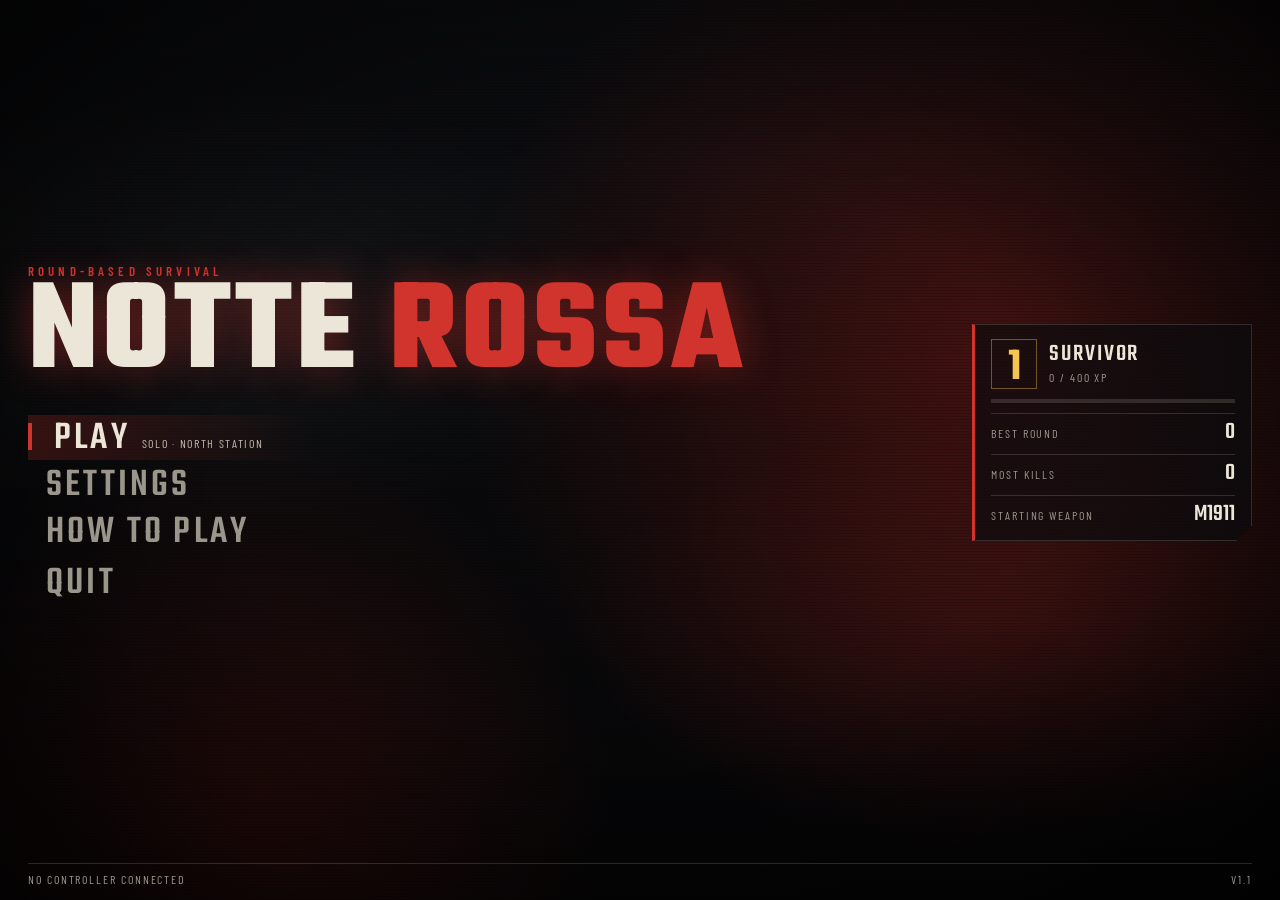
<file: index.html>
<!DOCTYPE html>
<html lang="en">
<head>
<meta charset="UTF-8">
<meta name="viewport" content="width=device-width, initial-scale=1, maximum-scale=1, user-scalable=no, viewport-fit=cover">
<meta name="apple-mobile-web-app-capable" content="yes">
<meta name="mobile-web-app-capable" content="yes">
<meta name="apple-mobile-web-app-status-bar-style" content="black-translucent">
<meta name="apple-mobile-web-app-title" content="Notte Rossa">
<meta name="theme-color" content="#08090b">
<link rel="manifest" href="manifest.webmanifest">
<link rel="icon" href="icon.svg" type="image/svg+xml">
<link rel="apple-touch-icon" href="icon.svg">
<title>Notte Rossa</title>
<link rel="stylesheet" href="https://fonts.googleapis.com/css2?family=Barlow+Condensed:wght@400;500;600;700&family=Teko:wght@400;500;600;700&display=swap">
<link rel="stylesheet" href="style.css">
</head>
<body>
<canvas id="view"></canvas>

<!-- HUD -->
<div id="hud" class="hidden">
  <div id="vignette"></div>
  <div id="dmg-dir"><i></i></div>
  <div id="crosshair"><i></i><i></i><i></i><i></i><b></b></div>
  <div id="hitmarker"><i></i><i></i><i></i><i></i></div>

  <div id="hud-tl">
    <div class="score"><span class="tag">POINTS</span><span id="hud-points">500</span><div id="hud-pop"></div></div>
  </div>
  <div id="hud-bl">
    <div class="roundbox"><span class="tag">ROUND</span><span id="hud-round"></span></div>
    <div class="blcol"><div id="hud-left"></div><div id="hud-perks"></div></div>
  </div>
  <div id="hud-br">
    <div id="hud-warn"></div>
    <div class="ammo"><span id="hud-mag">0</span><span class="sep"></span><span id="hud-res">0</span></div>
    <div id="hud-weapon"></div>
    <div id="stamina-bar"><div id="stamina"></div></div>
  </div>
  <div id="hud-power"></div>
  <div id="tp-flash"></div>
  <div id="hud-prompt"></div>
  <div id="hud-msg"></div>

  <div id="touch">
    <div id="stick"><div id="knob"></div></div>
    <div class="tb" id="btn-fire" data-btn="fire">FIRE</div>
    <div class="tb" id="btn-ads" data-btn="ads">AIM</div>
    <div class="tb" id="btn-reload" data-btn="reload">RLD</div>
    <div class="tb" id="btn-swap" data-btn="swap">SWAP</div>
    <div class="tb" id="btn-knife" data-btn="knife">KNIFE</div>
    <div class="tb" id="btn-jump" data-btn="jump">JUMP</div>
    <div class="tb" id="btn-sprint" data-btn="sprint">RUN</div>
    <div class="tb" id="btn-use" data-btn="use">USE</div>
  </div>
  <button id="btn-pause" aria-label="Pause"><i></i><i></i></button>
</div>

<!-- Loading -->
<section id="s-loading" class="screen">
  <div class="bgfx"></div>
  <div class="load-top"><span class="kicker">NOW ENTERING</span><h1 class="display">NORTH STATION</h1><p class="meta">Solo · Round-based survival</p></div>
  <div class="load-bottom">
    <p class="tip"><b>TIP</b><span id="load-tip"></span></p>
    <div class="load-row"><span id="load-label">Loading…</span><span id="load-pct">0%</span></div>
    <div class="bar"><div id="load-bar"></div></div>
  </div>
</section>

<!-- Main menu -->
<section id="s-menu" class="screen hidden">
  <div class="bgfx"></div>
  <div class="menu-grid">
    <div class="menu-left">
      <div class="brand"><span class="kicker">ROUND-BASED SURVIVAL</span><h1 class="logo">NOTTE <b>ROSSA</b></h1></div>
      <nav class="mlist">
        <button class="mi primary" data-go="lobby"><span>PLAY</span><small>Solo · North Station</small></button>
        <button class="mi" data-go="settings"><span>SETTINGS</span><small>Controls, video, audio</small></button>
        <button class="mi" data-go="controls"><span>HOW TO PLAY</span><small>Touch, controller, keyboard</small></button>
        <button class="mi" data-go="quit"><span>QUIT</span><small>Close the game</small></button>
      </nav>
    </div>
    <aside class="card" id="menu-card"></aside>
  </div>
  <div class="hints"><span id="pad-status">No controller connected</span><span>v1.1</span></div>
</section>

<!-- Lobby -->
<section id="s-lobby" class="screen hidden">
  <div class="bgfx"></div>
  <header class="topbar"><div><span class="kicker">PRE-GAME LOBBY</span><h2 class="display sm">LOADOUT</h2></div><div id="lobby-player"></div></header>
  <div class="lobby">
    <div class="panel"><h3>Starting weapon</h3><div id="lobby-starters" class="list"></div><h3>Records</h3><div id="lobby-best" class="records"></div></div>
    <div class="panel"><h3>Armory</h3><div id="lobby-weapons" class="list"></div></div>
    <div class="panel"><h3 id="att-title">Attachments</h3><div id="lobby-stats" class="stats"></div><div id="lobby-att" class="list"></div></div>
  </div>
  <footer class="botbar"><button class="btn" data-go="menu">BACK</button><button class="btn primary" data-go="play">START MATCH</button></footer>
</section>

<!-- Settings -->
<section id="s-settings" class="screen overlay hidden">
  <div class="sheet">
    <span class="kicker">OPTIONS</span><h2 class="display sm">SETTINGS</h2>
    <div class="form">
      <label><span>Look sensitivity</span><input type="range" id="set-sens" min="0.3" max="2.5" step="0.05"><output id="o-sens"></output></label>
      <label><span>Field of view</span><input type="range" id="set-fov" min="60" max="100" step="1"><output id="o-fov"></output></label>
      <label><span>Master volume</span><input type="range" id="set-vol" min="0" max="1" step="0.05"><output id="o-vol"></output></label>
      <label><span>Graphics quality</span><select id="set-quality"><option value="0">Low</option><option value="1">Medium</option><option value="2">High</option></select></label>
      <label><span>Invert Y axis</span><input type="checkbox" id="set-invert"></label>
      <label><span>Simple touch controls (auto-fire, aim assist)</span><input type="checkbox" id="set-simple"></label>
      <label><span>Left-handed touch layout</span><input type="checkbox" id="set-lefty"></label>
    </div>
    <button class="btn primary" data-go="back">DONE</button>
  </div>
</section>

<!-- Controls -->
<section id="s-controls" class="screen overlay hidden">
  <div class="sheet wide">
    <span class="kicker">FIELD MANUAL</span><h2 class="display sm">HOW TO PLAY</h2>
    <div class="help">
      <div><h3>Touch</h3><p>Left side: move stick (push fully to sprint)<br>Right side: drag to look<br>Simple controls (default): the gun fires on its own when a zombie is in your sights, the knife swings when one is on top of you, barriers repair as you stand by them<br>Turn it off in Settings for manual fire, knife, jump and sprint buttons</p></div>
      <div><h3>Survive</h3><p>Repair window barriers to slow them down<br>Pull the lever in the main hall to power perks and the teleporter<br>The teleporter leads to the Reforge bench<br>Grab the glowing drops zombies leave behind</p></div>
      <div><h3>Controller</h3><p>Sticks: move / look<br>RT fire · LT aim · X use / reload<br>Y swap · A jump · B knife<br>L3 sprint · RB reload · Start pause</p></div>
      <div><h3>Keyboard</h3><p>WASD · mouse · Shift sprint · Space jump<br>R reload · F use · Q swap · V knife · Esc pause</p></div>
    </div>
    <button class="btn primary" data-go="back">DONE</button>
  </div>
</section>

<!-- Pause -->
<section id="s-pause" class="screen overlay hidden">
  <div class="pause-col">
    <span class="kicker" id="pause-info">ROUND 1</span><h2 class="display">PAUSED</h2>
    <nav class="mlist">
      <button class="mi primary" data-go="resume"><span>RESUME</span></button>
      <button class="mi" data-go="settings"><span>SETTINGS</span></button>
      <button class="mi" data-go="controls"><span>HOW TO PLAY</span></button>
      <button class="mi" data-go="abandon"><span>END MATCH</span></button>
    </nav>
  </div>
</section>

<!-- Game over -->
<section id="s-over" class="screen overlay hidden">
  <div class="sheet wide center">
    <span class="kicker">MATCH SUMMARY</span><h2 class="display red">YOU FELL</h2>
    <div id="over-stats"></div>
    <div id="over-xp"></div>
    <button class="btn primary" data-go="lobby">BACK TO LOBBY</button>
  </div>
</section>

<!-- Quit -->
<section id="s-quit" class="screen hidden">
  <div class="bgfx"></div>
  <h1 class="logo">NOTTE <b>ROSSA</b></h1>
  <p class="meta">Thanks for playing. You can close the app now.</p>
  <button class="btn" data-go="menu">BACK TO MENU</button>
</section>

<div id="rotate"><p>Rotate your phone to landscape</p></div>
<script type="module" src="src/main.js"></script>
</body>
</html>
</file>
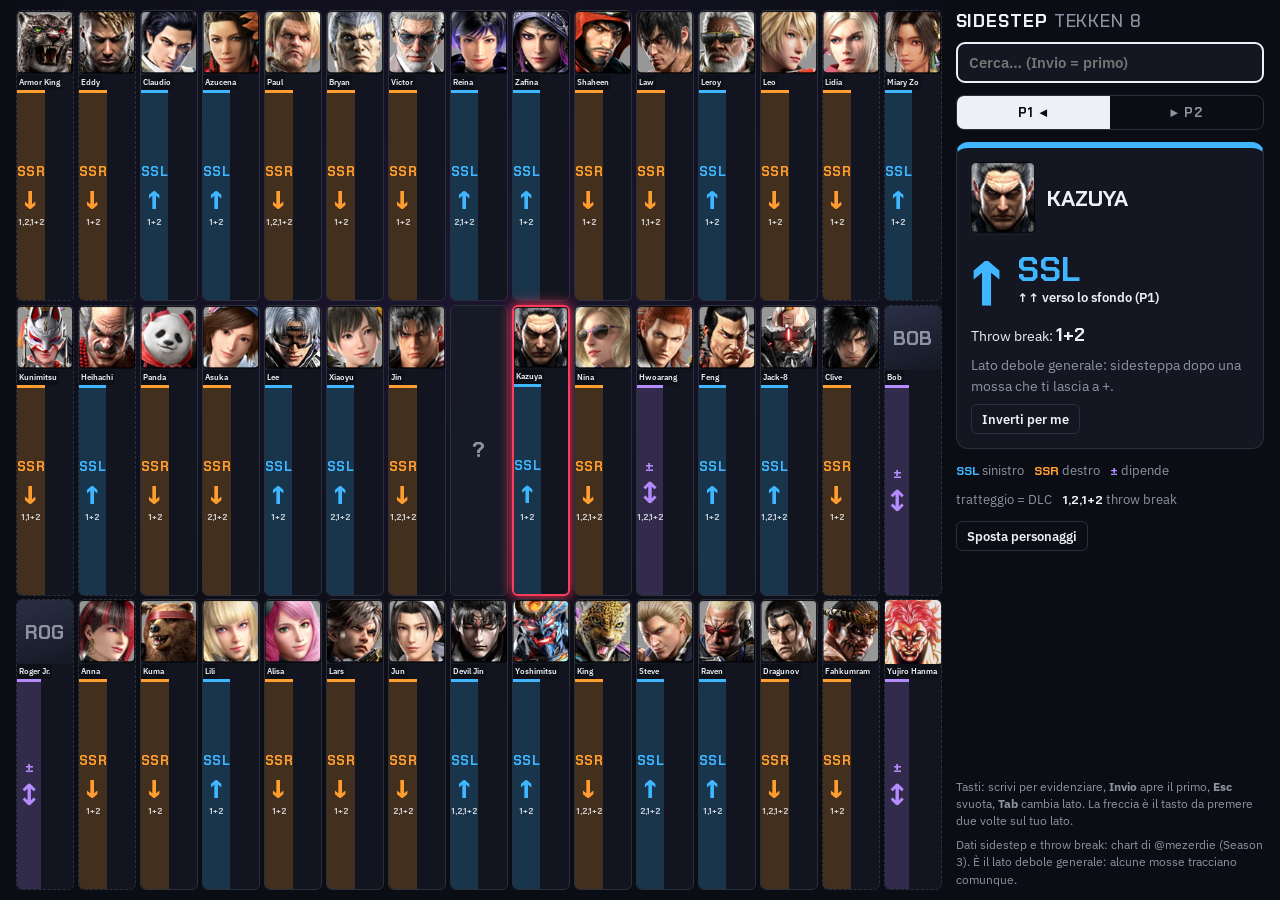
<file: sidestep.html>
<!DOCTYPE html>
<html lang="it">
<head>
<meta charset="UTF-8">
<meta name="viewport" content="width=device-width, initial-scale=1.0, viewport-fit=cover">
<title>Sidestep T8</title>
<meta name="claude:viewport-fit-sides" content="cover">
<link rel="stylesheet" href="https://fonts.googleapis.com/css2?family=Chakra+Petch:wght@500;700&family=IBM+Plex+Sans:wght@400;600&display=swap">
<style>
/* Layout: app orizzontale. Roster della selezione di Tekken 8 a 3/4 della larghezza e tutta l'altezza; pannello di dettaglio a destra. Single dark look da schermata di selezione. */
:root {
  --bg: #0b0d14;
  --stage: #1c1530;
  --panel: #141722;
  --line: #2a2f3c;
  --fg: #eef0f5;
  --muted: #8d93a3;
  --ssl: #3fb6ff;
  --ssr: #ff9d2e;
  --both: #b48cff;
  --sel: #ff3b5c;
  --display: "Chakra Petch", "Arial Narrow", system-ui, sans-serif;
  --body: "IBM Plex Sans", system-ui, -apple-system, "Segoe UI", sans-serif;
  color-scheme: dark;
}
html, body { height: 100%; }
body {
  margin: 0; background: var(--bg); color: var(--fg); font: 14px/1.45 var(--body); overflow: hidden;
  padding-left: max(16px, env(safe-area-inset-left, 0px));
  padding-right: max(16px, env(safe-area-inset-right, 0px));
}
.app { height: 100%; display: grid; grid-template-columns: minmax(0, 3fr) minmax(0, 1fr); gap: 14px; }

/* Roster */
.stage {
  min-height: 0; padding-block: 10px; box-sizing: border-box;
  background: radial-gradient(90% 70% at 50% 30%, var(--stage), var(--bg) 75%);
}
.css {
  height: 100%; display: grid; gap: 4px;
  grid-template-columns: repeat(15, minmax(0, 1fr));
  grid-template-rows: repeat(3, minmax(0, 1fr));
}
.slot {
  container-type: size; position: relative; min-width: 0; min-height: 0; padding: 0; cursor: pointer;
  display: flex; flex-direction: column; overflow: hidden; text-align: center;
  background: #12151f; color: var(--fg); border: 1px solid var(--line); border-radius: 6px;
}
.slot .pic { flex: none; width: 100%; aspect-ratio: 75 / 86; max-height: 58%; overflow: hidden; background: linear-gradient(160deg, #2a2f45, #141824); display: grid; place-items: center; }
.slot .pic img { width: 100%; height: 100%; object-fit: cover; object-position: center top; display: block; }
.slot .pic .ini { font: 700 34cqw/1 var(--display); color: var(--muted); }
.slot .nm { flex: none; font: 600 clamp(8px, 11cqw, 13px)/1.15 var(--body); padding: 3px 2px; white-space: nowrap; overflow: hidden; text-overflow: ellipsis; background: #0e1018; }
.slot .dir {
  flex: 1; min-height: 0; display: flex; flex-direction: column; align-items: center; justify-content: center; gap: 2cqh;
  background: color-mix(in srgb, var(--c) 22%, #0e1018); color: var(--c); border-top: 3px solid var(--c);
}
.slot .dir b { font: 700 min(24cqw, 9cqh)/1 var(--display); letter-spacing: .02em; }
.slot .dir i { font: 700 min(52cqw, 18cqh)/1 var(--display); font-style: normal; }
.slot .dir u { text-decoration: none; font: 700 min(15cqw, 6cqh)/1 var(--display); color: var(--fg); opacity: .85; white-space: nowrap; }
.slot.dlc { border-style: dashed; }
.slot.rand { cursor: default; display: grid; place-items: center; color: var(--muted); background: #161926; }
.slot.rand span { font: 700 40cqw/1 var(--display); }
.slot.empty { visibility: hidden; }
.slot:hover, .slot:focus-visible { border-color: var(--fg); outline: none; }
.slot.on { border: 2px solid var(--sel); box-shadow: 0 0 14px var(--sel); }
.slot.dim { opacity: .15; }
.slot.swap { outline: 2px dashed var(--fg); outline-offset: -4px; }

/* Pannello */
.side { min-height: 0; overflow-y: auto; display: flex; flex-direction: column; gap: 12px; padding-block: 12px; }
h1 { font: 700 18px/1 var(--display); letter-spacing: .05em; text-transform: uppercase; margin: 0; }
h1 span { color: var(--muted); font-weight: 500; }
#q { width: 100%; box-sizing: border-box; font: 600 15px var(--body); padding: 9px 11px; background: var(--panel); color: var(--fg); border: 2px solid var(--line); border-radius: 9px; outline: none; }
#q:focus { border-color: var(--fg); }
.seg { display: flex; border: 1px solid var(--line); border-radius: 8px; overflow: hidden; }
.seg button { flex: 1; font: 700 13px var(--display); letter-spacing: .06em; padding: 8px; border: 0; background: transparent; color: var(--muted); cursor: pointer; }
.seg button[aria-pressed="true"] { background: var(--fg); color: var(--bg); }
#result { background: var(--panel); border: 1px solid var(--line); border-top: 6px solid var(--c, var(--line)); border-radius: 12px; padding: 14px; display: grid; gap: 8px; }
#result .top { display: grid; grid-template-columns: 64px 1fr; gap: 12px; align-items: center; }
#result .face { width: 64px; aspect-ratio: 75 / 86; border-radius: 6px; overflow: hidden; background: #22263a; display: grid; place-items: center; font: 700 20px var(--display); color: var(--muted); }
#result .face img { width: 100%; height: 100%; object-fit: cover; }
#result .name { font: 700 22px/1.1 var(--display); text-transform: uppercase; overflow-wrap: anywhere; }
#result .big { display: flex; align-items: center; gap: 14px; color: var(--c); }
#result .big .arrow { font: 700 72px/1 var(--display); }
#result .big .lbl { font: 700 34px/1 var(--display); }
#result .big small { display: block; font: 600 13px/1.3 var(--body); color: var(--fg); margin-top: 4px; }
#result .note { color: var(--muted); }
#result .tb { font-size: 14px; } #result .tb b { font: 700 18px var(--display); color: var(--fg); }
.tools { display: flex; gap: 6px; flex-wrap: wrap; align-items: center; }
.chip { font: 600 12.5px var(--body); padding: 6px 10px; border-radius: 6px; border: 1px solid var(--line); background: transparent; color: var(--fg); cursor: pointer; }
.chip:hover, .chip:focus-visible { border-color: var(--fg); outline: none; }
.chip[aria-pressed="true"] { background: var(--fg); color: var(--bg); }
.edited { color: var(--both); font-size: 12px; font-weight: 600; }
.legend { display: flex; gap: 10px; flex-wrap: wrap; font-size: 12.5px; color: var(--muted); }
.legend b { font-family: var(--display); }
.hint, footer { color: var(--muted); font-size: 12px; margin: 0; }
footer { display: grid; gap: 6px; margin-top: auto; }
footer a { color: var(--fg); }
.rotate { display: none; }

/* Telefono in verticale: roster sopra, pannello sotto */
@media (orientation: portrait) and (max-width: 900px) {
  body { overflow: auto; }
  .app { height: auto; grid-template-columns: minmax(0, 1fr); }
  .stage { height: 62vh; }
  .css { gap: 2px; }
  .slot { border-radius: 4px; }
  .slot .nm { display: none; }
  .rotate { display: block; }
}
@media (prefers-reduced-motion: no-preference) {
  #result.flash { animation: pop .18s ease-out; }
  @keyframes pop { from { transform: scale(.98); opacity: .6; } }
}
</style>
</head>
<body>
<div class="app">
  <div class="stage"><div class="css" id="css"></div></div>

  <aside class="side">
    <h1>Sidestep <span>Tekken 8</span></h1>
    <p class="hint rotate">Gira il telefono in orizzontale per vedere il roster più grande.</p>
    <input id="q" type="search" placeholder="Cerca… (Invio = primo)" autocomplete="off" autofocus>
    <div class="seg" role="group" aria-label="Il tuo lato">
      <button id="p1" type="button" aria-pressed="true">P1 ◀</button>
      <button id="p2" type="button" aria-pressed="false">▶ P2</button>
    </div>
    <section id="result" aria-live="polite"></section>
    <div class="legend">
      <span><b style="color:var(--ssl)">SSL</b> sinistro</span>
      <span><b style="color:var(--ssr)">SSR</b> destro</span>
      <span><b style="color:var(--both)">±</b> dipende</span>
      <span>tratteggio = DLC</span>
      <span><b style="color:var(--fg)">1,2,1+2</b> throw break</span>
    </div>
    <div class="tools">
      <button class="chip" id="swapBtn" type="button" aria-pressed="false">Sposta personaggi</button>
      <button class="chip" id="resetGrid" type="button" hidden>Ripristina griglia</button>
    </div>
    <p class="hint" id="swapHint" hidden>Tocca due caselle per scambiarle. Premi di nuovo “Sposta personaggi” per finire.</p>
    <footer>
      <span>Tasti: scrivi per evidenziare, <b>Invio</b> apre il primo, <b>Esc</b> svuota, <b>Tab</b> cambia lato. La freccia è il tasto da premere due volte sul tuo lato.</span>
      <span>Dati sidestep e throw break: chart di @mezerdie (Season 3). È il lato debole generale: alcune mosse tracciano comunque.</span>
    </footer>
  </aside>
</div>

<script>
// [sigla, direzione, nota, immagine, throw break]. Direzione: "L" = SSL, "R" = SSR, "B" = dipende / nessun dato. Fonte: chart di @mezerdie.
const NEW = "Non ancora nel chart: imposta tu la direzione con “Inverti per me”.";
const CHARS = {
  "Alisa": ["ALI", "R", "", "alisa", "1+2"],
  "Anna": ["ANN", "R", "", "anna", "1+2"],
  "Armor King": ["AK", "R", "", "armorking", "1,2,1+2"],
  "Asuka": ["ASU", "R", "", "asuka", "2,1+2"],
  "Azucena": ["AZU", "L", "", "azucena", "1+2"],
  "Bob": ["BOB", "B", NEW, null, ""],
  "Bryan": ["BRY", "R", "", "bryan", "1+2"],
  "Claudio": ["CLA", "L", "", "claudio", "1+2"],
  "Clive": ["CLI", "R", "SSR, e side-roll a sinistra funziona spesso.", "clive", "1+2"],
  "Devil Jin": ["DJ", "L", "", "deviljin", "1,2,1+2"],
  "Dragunov": ["DRA", "R", "", "dragunov", "1,2,1+2"],
  "Eddy": ["EDD", "R", "", "eddy", "1+2"],
  "Fahkumram": ["FAH", "R", "", "fahkumram", "1+2"],
  "Feng": ["FEN", "L", "", "feng", "1+2"],
  "Heihachi": ["HEI", "L", "", "heihachi", "1+2"],
  "Hwoarang": ["HWO", "B", "SSC: di solito le sue mosse si evitano sidesteppando dal lato opposto a dove punta il petto (dipende dallo stance).", "hwoarang", "1,2,1+2"],
  "Jack-8": ["JAC", "L", "", "jack8", "1,2,1+2"],
  "Jin": ["JIN", "R", "", "jin", "1,2,1+2"],
  "Jun": ["JUN", "R", "", "jun", "2,1+2"],
  "Kazuya": ["KAZ", "L", "", "kazuya", "1+2"],
  "King": ["KIN", "R", "", "king", "1,2,1+2"],
  "Kuma": ["KUM", "R", "Hitbox enorme: il timing conta.", "kuma", "1+2"],
  "Kunimitsu": ["KUN", "R", "", "kunimitsu", "1,1+2"],
  "Lars": ["LAR", "R", "", "lars", "1+2"],
  "Law": ["LAW", "R", "", "law", "1,1+2"],
  "Lee": ["LEE", "L", "", "lee", "1+2"],
  "Leo": ["LEO", "R", "", "leo", "1+2"],
  "Leroy": ["LER", "L", "", "leroy", "1+2"],
  "Lidia": ["LID", "R", "", "lidia", "1+2"],
  "Lili": ["LIL", "L", "", "lili", "1+2"],
  "Miary Zo": ["MIA", "L", "", "miaryzo", "1+2"],
  "Nina": ["NIN", "R", "", "nina", "1,2,1+2"],
  "Panda": ["PAN", "R", "", "panda", "1+2"],
  "Paul": ["PAU", "R", "", "paul", "1,2,1+2"],
  "Raven": ["RAV", "L", "", "raven", "1,1+2"],
  "Reina": ["REI", "L", "", "reina", "2,1+2"],
  "Roger Jr.": ["ROG", "B", NEW, null, ""],
  "Shaheen": ["SHA", "R", "", "shaheen", "1+2"],
  "Steve": ["STE", "L", "", "steve", "2,1+2"],
  "Victor": ["VIC", "R", "", "victor", "1+2"],
  "Xiaoyu": ["XIA", "L", "", "xiaoyu", "2,1+2"],
  "Yoshimitsu": ["YOS", "L", "", "yoshimitsu", "1+2"],
  "Yujiro Hanma": ["YUJ", "B", NEW, "yujiro", ""],
  "Zafina": ["ZAF", "L", "", "zafina", "1+2"],
};
const DLC = new Set(["Eddy", "Lidia", "Heihachi", "Clive", "Anna", "Fahkumram", "Armor King", "Miary Zo", "Kunimitsu", "Bob", "Roger Jr.", "Yujiro Hanma"]);
// 15 colonne: 2 colonne DLC a sinistra, le 11 colonne base, 2 colonne DLC a destra. "?" = Random.
const DEFAULT_GRID = [
  ["Armor King", "Eddy", "Claudio", "Azucena", "Paul", "Bryan", "Victor", "Reina", "Zafina", "Shaheen", "Law", "Leroy", "Leo", "Lidia", "Miary Zo"],
  ["Kunimitsu", "Heihachi", "Panda", "Asuka", "Lee", "Xiaoyu", "Jin", "?", "Kazuya", "Nina", "Hwoarang", "Feng", "Jack-8", "Clive", "Bob"],
  ["Roger Jr.", "Anna", "Kuma", "Lili", "Alisa", "Lars", "Jun", "Devil Jin", "Yoshimitsu", "King", "Steve", "Raven", "Dragunov", "Fahkumram", "Yujiro Hanma"],
];
const ALIASES = { dj: "Devil Jin", jack: "Jack-8", hei: "Heihachi", ak: "Armor King", hwo: "Hwoarang", yoshi: "Yoshimitsu", ling: "Xiaoyu", drag: "Dragunov", fahk: "Fahkumram", miary: "Miary Zo", zo: "Miary Zo", kuni: "Kunimitsu", roger: "Roger Jr.", yujiro: "Yujiro Hanma", hanma: "Yujiro Hanma" };

const store = {
  get(k, f) { try { const v = localStorage.getItem(k); return v == null ? f : JSON.parse(v); } catch { return f; } },
  set(k, v) { try { localStorage.setItem(k, JSON.stringify(v)); } catch {} },
};
let overrides = store.get("ss-overrides", {});
let side = store.get("ss-side", "p1");
let grid = loadGrid();
let current = null, swapMode = false, swapFirst = null;

const $ = id => document.getElementById(id);
const q = $("q"), cssEl = $("css"), result = $("result");

function loadGrid() {
  const g = store.get("ss-grid2", null);
  // usa la griglia salvata solo se contiene esattamente gli stessi personaggi
  const flat = x => x.flat().filter(n => n && n !== "?").sort().join();
  return g && Array.isArray(g) && g.length === 3 && flat(g) === flat(DEFAULT_GRID) ? g : DEFAULT_GRID.map(r => r.slice());
}
const dirOf = n => overrides[n] || CHARS[n][1];
const color = d => d === "L" ? "var(--ssl)" : d === "R" ? "var(--ssr)" : "var(--both)";
const label = d => d === "L" ? "SSL" : d === "R" ? "SSR" : "±";
// Su P1 il personaggio guarda a destra: la sua sinistra è lo sfondo (↑). Su P2 è invertito.
function input(d) {
  if (d === "B") return "↕";
  return ((d === "L") === (side === "p1")) ? "↑" : "↓";
}
function inputText(d) {
  if (d === "B") return "dipende: leggi la nota";
  return input(d) === "↑" ? "↑↑ verso lo sfondo" : "↓↓ verso lo schermo";
}
function picEl(name, cls) {
  const box = document.createElement("span");
  box.className = cls;
  const file = CHARS[name][3];
  if (file) {
    const img = document.createElement("img");
    img.src = "img/t8/" + file + ".png"; img.alt = ""; img.loading = "lazy";
    img.onerror = () => { img.remove(); box.append(iniEl(name)); };
    box.append(img);
  } else box.append(iniEl(name));
  return box;
}
function iniEl(name) { const s = document.createElement("span"); s.className = "ini"; s.textContent = CHARS[name][0]; return s; }

function matches(term) {
  const t = term.toLowerCase().trim();
  if (!t) return [];
  const tk = t.replace(/[^a-z0-9]/g, "");
  const alias = ALIASES[tk];
  const starts = [], contains = [];
  for (const name of grid.flat()) {
    if (!name || name === "?") continue;
    const low = name.toLowerCase(), key = low.replace(/[^a-z0-9]/g, "");
    if (name === alias || key.startsWith(tk) || low.split(/[\s-]/).some(w => w.startsWith(t))) starts.push(name);
    else if (key.includes(tk)) contains.push(name);
  }
  return [...starts, ...contains];
}

function renderGrid() {
  const m = matches(q.value), hit = new Set(m), searching = !!q.value.trim();
  cssEl.replaceChildren();
  grid.forEach((row, r) => row.forEach((name, c) => {
    const b = document.createElement("button");
    b.type = "button"; b.style.gridRow = r + 1; b.style.gridColumn = c + 1;
    if (swapFirst && swapFirst[0] === r && swapFirst[1] === c) b.classList.add("swap");
    if (!name) {
      b.classList.add("slot", swapMode ? "dim" : "empty");
      b.setAttribute("aria-label", "Casella vuota");
      if (swapMode) b.onclick = () => clickSlot(r, c);
      cssEl.append(b); return;
    }
    if (name === "?") {
      b.classList.add("slot", "rand"); b.innerHTML = "<span>?</span>"; b.tabIndex = -1; b.setAttribute("aria-label", "Random");
      cssEl.append(b); return;
    }
    const d = dirOf(name);
    b.classList.add("slot");
    if (DLC.has(name)) b.classList.add("dlc");
    if (current === name) b.classList.add("on");
    if (searching && !hit.has(name)) b.classList.add("dim");
    b.style.setProperty("--c", color(d));
    b.setAttribute("aria-label", `${name}: ${d === "B" ? "dipende" : label(d)}`);
    const nm = document.createElement("span"); nm.className = "nm"; nm.textContent = name;
    const dir = document.createElement("span"); dir.className = "dir";
    dir.innerHTML = `<b>${label(d)}</b><i>${input(d)}</i>` + (CHARS[name][4] ? `<u>${CHARS[name][4]}</u>` : "");
    b.append(picEl(name, "pic"), nm, dir);
    b.onclick = () => clickSlot(r, c);
    cssEl.append(b);
  }));
  if (searching && m.length === 1 && current !== m[0]) show(m[0], true);
}

function clickSlot(r, c) {
  if (!swapMode) { show(grid[r][c]); return; }
  if (grid[r][c] === "?") return;
  if (!swapFirst) { swapFirst = [r, c]; renderGrid(); return; }
  const [r0, c0] = swapFirst;
  [grid[r0][c0], grid[r][c]] = [grid[r][c], grid[r0][c0]];
  swapFirst = null; store.set("ss-grid2", grid); renderGrid();
}

function show(name, quiet) {
  current = name;
  const d = dirOf(name);
  result.style.setProperty("--c", color(d));
  result.innerHTML = `
    <div class="top"><span class="face"></span><div class="name"></div></div>
    <div class="big"><span class="arrow">${input(d)}</span><span><span class="lbl">${d === "B" ? "SSL / SSR" : label(d)}</span><small>${inputText(d)} (${side.toUpperCase()})</small></span></div>
    <div class="tb"></div>
    <div class="note"></div>
    <div class="tools">
      <button class="chip" id="flip" type="button">Inverti per me</button>
      ${overrides[name] ? '<button class="chip" id="reset" type="button">Ripristina</button><span class="edited">modificato da te</span>' : ""}
    </div>`;
  result.querySelector(".face").replaceWith(picEl(name, "face"));
  result.querySelector(".name").textContent = name;
  result.querySelector(".tb").innerHTML = CHARS[name][4] ? `Throw break: <b>${CHARS[name][4]}</b>` : "Throw break: nessun dato";
  result.querySelector(".note").textContent = CHARS[name][2] || "Lato debole generale: sidesteppa dopo una mossa che ti lascia a +.";
  $("flip").onclick = () => {
    const cur = dirOf(name);
    const next = cur === "L" ? "R" : cur === "R" ? "B" : "L";
    if (next === CHARS[name][1]) delete overrides[name]; else overrides[name] = next;
    store.set("ss-overrides", overrides); show(name);
  };
  const rs = $("reset");
  if (rs) rs.onclick = () => { delete overrides[name]; store.set("ss-overrides", overrides); show(name); };
  result.classList.remove("flash"); void result.offsetWidth; result.classList.add("flash");
  if (!quiet) store.set("ss-last", name);
  renderGrid();
}

function setSide(s) {
  side = s; store.set("ss-side", s);
  $("p1").setAttribute("aria-pressed", s === "p1");
  $("p2").setAttribute("aria-pressed", s === "p2");
  if (current) show(current, true); else renderGrid();
}
$("p1").onclick = () => setSide("p1");
$("p2").onclick = () => setSide("p2");
$("swapBtn").onclick = () => {
  swapMode = !swapMode; swapFirst = null;
  $("swapBtn").setAttribute("aria-pressed", swapMode);
  $("swapHint").hidden = !swapMode; $("resetGrid").hidden = !swapMode;
  renderGrid();
};
$("resetGrid").onclick = () => { grid = DEFAULT_GRID.map(r => r.slice()); store.set("ss-grid2", null); swapFirst = null; renderGrid(); };

q.addEventListener("input", renderGrid);
q.addEventListener("keydown", e => {
  if (e.key === "Enter") { const m = matches(q.value); if (m.length) { show(m[0]); q.select(); } }
  else if (e.key === "Escape") { q.value = ""; renderGrid(); }
  else if (e.key === "Tab" && !e.shiftKey) { e.preventDefault(); setSide(side === "p1" ? "p2" : "p1"); }
});

const last = store.get("ss-last", "");
current = CHARS[last] ? last : "Kazuya";
setSide(side);
q.focus();
</script>
</body>
</html>
</file>
<file: style.css>
/* Layout: left-anchored menus over a drifting red haze; HUD pushed to the four corners with angled plates. */
:root {
  color-scheme: dark;
  --bg: #08090b; --ink: #ece6d8; --dim: #9b968b; --line: rgba(236, 230, 216, 0.16);
  --plate: rgba(10, 11, 14, 0.66); --blood: #d0342c; --blood-deep: #7d1712; --gold: #f5c451;
  --display: "Teko", "Barlow Condensed", "Arial Narrow", Impact, sans-serif;
  --body: "Barlow Condensed", "Arial Narrow", -apple-system, "Helvetica Neue", Arial, sans-serif;
  --sl: env(safe-area-inset-left, 0px); --sr: env(safe-area-inset-right, 0px); --st: env(safe-area-inset-top, 0px); --sb: env(safe-area-inset-bottom, 0px);
}
* { box-sizing: border-box; -webkit-tap-highlight-color: transparent; -webkit-touch-callout: none; user-select: none; -webkit-user-select: none; }
html, body { margin: 0; height: 100%; overflow: hidden; background: var(--bg); color: var(--ink); font-family: var(--body); font-size: 16px; touch-action: none; overscroll-behavior: none; }
#view { position: fixed; inset: 0; width: 100%; height: 100%; display: block; }
.hidden { display: none !important; }
button { font: inherit; color: inherit; }
button:focus-visible { outline: 2px solid var(--gold); outline-offset: 2px; }

/* ---------- screens ---------- */
.screen { position: fixed; inset: 0; z-index: 20; display: flex; flex-direction: column; align-items: center; justify-content: center; gap: 14px; background: var(--bg);
  padding: max(16px, var(--st)) max(28px, calc(var(--sr) + 12px)) max(14px, var(--sb)) max(28px, calc(var(--sl) + 12px)); animation: fadein 0.35s ease-out; }
.screen > *:not(.bgfx) { position: relative; z-index: 1; }
.screen.overlay { z-index: 30; background: linear-gradient(90deg, rgba(5, 5, 7, 0.94), rgba(5, 5, 7, 0.72)); backdrop-filter: blur(6px) saturate(0.6); -webkit-backdrop-filter: blur(6px) saturate(0.6); }
@keyframes fadein { from { opacity: 0; } to { opacity: 1; } }
.bgfx { position: absolute; inset: 0; overflow: hidden; background:
  radial-gradient(60% 80% at 78% 40%, rgba(160, 30, 22, 0.38), transparent 70%),
  radial-gradient(40% 60% at 20% 90%, rgba(90, 20, 16, 0.4), transparent 70%),
  linear-gradient(180deg, #0c0d10, #050506); }
.bgfx::before { content: ""; position: absolute; inset: -30%; background:
  radial-gradient(30% 22% at 30% 40%, rgba(255, 255, 255, 0.05), transparent 70%),
  radial-gradient(34% 20% at 70% 62%, rgba(208, 52, 44, 0.12), transparent 70%); animation: drift 18s ease-in-out infinite alternate; }
.bgfx::after { content: ""; position: absolute; inset: 0; background: repeating-linear-gradient(0deg, rgba(0, 0, 0, 0.16) 0 1px, transparent 1px 3px), radial-gradient(ellipse at center, transparent 45%, rgba(0, 0, 0, 0.75) 100%); }
@keyframes drift { from { transform: translate(-4%, -2%) scale(1); } to { transform: translate(5%, 3%) scale(1.15); } }
@media (prefers-reduced-motion: reduce) { .bgfx::before, .screen { animation: none; } }

.kicker { font-size: 13px; font-weight: 600; letter-spacing: 0.32em; color: var(--blood); text-transform: uppercase; }
.display { font-family: var(--display); font-weight: 600; font-size: clamp(44px, 13vh, 96px); line-height: 0.86; letter-spacing: 0.04em; margin: 0; text-transform: uppercase; }
.display.sm { font-size: clamp(32px, 9vh, 54px); }
.logo { font-family: var(--display); font-weight: 700; font-size: clamp(54px, 19vh, 132px); line-height: 0.8; letter-spacing: 0.03em; margin: 4px 0 0; text-shadow: 0 0 40px rgba(208, 52, 44, 0.45); }
.logo b { color: var(--blood); font-weight: 700; }
.red { color: var(--blood); }
.meta { margin: 0; color: var(--dim); letter-spacing: 0.14em; text-transform: uppercase; font-size: 14px; }
h3 { margin: 0 0 8px; font-size: 12px; font-weight: 600; letter-spacing: 0.26em; text-transform: uppercase; color: var(--dim); display: flex; align-items: center; gap: 8px; }
h3::after { content: ""; flex: 1; height: 1px; background: var(--line); }

.btn { font-family: var(--display); font-size: 22px; font-weight: 500; letter-spacing: 0.12em; line-height: 1; padding: 12px 30px 9px; min-height: 46px; cursor: pointer; background: rgba(236, 230, 216, 0.06); border: 1px solid var(--line); clip-path: polygon(10px 0, 100% 0, calc(100% - 10px) 100%, 0 100%); transition: background 0.12s, transform 0.12s; }
.btn:hover, .btn:active { background: rgba(236, 230, 216, 0.18); }
.btn.primary { background: var(--blood); border-color: transparent; color: #fff; }
.btn.primary:hover, .btn.primary:active { background: #e8483f; transform: translateX(2px); }

/* ---------- main menu / pause list ---------- */
.menu-grid { width: 100%; flex: 1; min-height: 0; display: grid; grid-template-columns: 1fr minmax(200px, 280px); gap: 24px; align-items: center; }
.menu-left { display: flex; flex-direction: column; gap: clamp(8px, 3vh, 26px); min-width: 0; }
.mlist { display: flex; flex-direction: column; gap: 2px; width: min(360px, 100%); }
.mi { position: relative; display: flex; align-items: baseline; gap: 12px; text-align: left; background: none; border: 0; padding: 3px 0 0 18px; cursor: pointer; color: var(--dim); transition: color 0.12s, padding 0.12s, background 0.12s; }
.mi span { white-space: nowrap; font-family: var(--display); font-size: clamp(26px, 8vh, 40px); font-weight: 500; letter-spacing: 0.08em; line-height: 1.05; }
.mi small { font-size: 12px; letter-spacing: 0.14em; text-transform: uppercase; opacity: 0; transition: opacity 0.12s; }
.mi::before { content: ""; position: absolute; left: 0; top: 18%; bottom: 22%; width: 4px; background: var(--blood); transform: scaleY(0); transition: transform 0.12s; }
.mi.primary, .mi:hover, .mi:active { color: var(--ink); padding-left: 26px; background: linear-gradient(90deg, rgba(208, 52, 44, 0.22), transparent 80%); }
.mi.primary::before, .mi:hover::before, .mi:active::before { transform: scaleY(1); }
.mi.primary small, .mi:hover small { opacity: 0.8; }
.mlist:hover .mi.primary:not(:hover) { color: var(--dim); background: none; padding-left: 18px; }
.mlist:hover .mi.primary:not(:hover)::before { transform: scaleY(0); }
.card { background: var(--plate); border: 1px solid var(--line); border-left: 3px solid var(--blood); padding: 14px 16px; display: flex; flex-direction: column; gap: 10px; clip-path: polygon(0 0, 100% 0, 100% calc(100% - 16px), calc(100% - 16px) 100%, 0 100%); }
.card .rank { display: flex; align-items: center; gap: 12px; }
.card .lvl { font-family: var(--display); font-size: 46px; line-height: 0.8; font-weight: 600; color: var(--gold); min-width: 46px; text-align: center; padding-top: 6px; border: 1px solid rgba(245, 196, 81, 0.4); padding: 10px 6px 2px; }
.card .who b { display: block; font-family: var(--display); font-size: 24px; font-weight: 500; letter-spacing: 0.08em; line-height: 1; }
.card .who small, .kv span { font-size: 12px; letter-spacing: 0.16em; text-transform: uppercase; color: var(--dim); }
.kv { display: flex; justify-content: space-between; align-items: baseline; border-top: 1px solid var(--line); padding-top: 6px; }
.kv b { font-family: var(--display); font-size: 24px; font-weight: 500; line-height: 1; font-variant-numeric: tabular-nums; }
.xp { height: 4px; background: rgba(236, 230, 216, 0.14); overflow: hidden; }
.xp i { display: block; height: 100%; background: var(--gold); transition: width 0.8s ease-out; }
.hints { width: 100%; display: flex; justify-content: space-between; font-size: 12px; letter-spacing: 0.16em; text-transform: uppercase; color: var(--dim); border-top: 1px solid var(--line); padding-top: 8px; }
.pause-col { align-self: flex-start; display: flex; flex-direction: column; gap: 6px; width: min(380px, 100%); }
.pause-col .mlist { margin-top: 10px; }

/* ---------- loading ---------- */
#s-loading { justify-content: space-between; align-items: stretch; }
.load-top { padding-top: 4vh; }
.load-bottom { display: flex; flex-direction: column; gap: 6px; }
.tip { margin: 0 0 10px; display: flex; gap: 12px; align-items: baseline; font-size: 17px; color: var(--ink); max-width: 60ch; }
.tip b { font-size: 12px; letter-spacing: 0.26em; color: #fff; background: var(--blood); padding: 2px 8px 1px; }
.load-row { display: flex; justify-content: space-between; font-size: 13px; letter-spacing: 0.2em; text-transform: uppercase; color: var(--dim); font-variant-numeric: tabular-nums; }
.bar { height: 3px; background: rgba(236, 230, 216, 0.14); overflow: hidden; }
#load-bar { height: 100%; width: 0; background: var(--blood); box-shadow: 0 0 12px var(--blood); transition: width 0.2s; }

/* ---------- lobby ---------- */
#s-lobby { justify-content: flex-start; align-items: stretch; gap: 10px; }
.topbar, .botbar { display: flex; justify-content: space-between; align-items: flex-end; gap: 16px; flex: none; }
#lobby-player { flex: 1; max-width: 360px; font-size: 13px; letter-spacing: 0.14em; text-transform: uppercase; color: var(--dim); display: flex; flex-direction: column; gap: 4px; }
#lobby-player b { color: var(--gold); font-family: var(--display); font-size: 24px; font-weight: 500; letter-spacing: 0.06em; line-height: 0.9; }
#lobby-player div.row { display: flex; justify-content: space-between; align-items: baseline; }
.lobby { flex: 1; min-height: 0; display: grid; grid-template-columns: 1fr 1.15fr 1.25fr; gap: 10px; }
.panel { background: var(--plate); border: 1px solid var(--line); padding: 10px 12px; overflow-y: auto; -webkit-overflow-scrolling: touch; touch-action: pan-y; min-height: 0; }
.list { display: flex; flex-direction: column; gap: 4px; margin-bottom: 12px; }
.item { position: relative; text-align: left; background: rgba(236, 230, 216, 0.04); border: 1px solid transparent; border-left: 3px solid rgba(236, 230, 216, 0.18); padding: 6px 10px 5px; cursor: pointer; display: flex; flex-direction: column; gap: 1px; }
.item b { font-family: var(--display); font-size: 21px; font-weight: 500; letter-spacing: 0.06em; line-height: 1; display: flex; justify-content: space-between; align-items: baseline; gap: 8px; }
.item b em { font-style: normal; font-family: var(--body); font-size: 12px; letter-spacing: 0.14em; color: var(--gold); }
.item small { color: var(--dim); font-size: 13px; letter-spacing: 0.04em; }
.item.sel { border-left-color: var(--blood); background: linear-gradient(90deg, rgba(208, 52, 44, 0.3), rgba(208, 52, 44, 0.05)); border-color: rgba(208, 52, 44, 0.5); border-left-color: var(--blood); }
.item.locked { opacity: 0.4; }
.item .xp { height: 2px; margin-top: 3px; }
.records { display: flex; flex-direction: column; gap: 6px; }
.stats { display: grid; grid-template-columns: auto 1fr; gap: 5px 10px; align-items: center; margin-bottom: 12px; font-size: 12px; letter-spacing: 0.16em; text-transform: uppercase; color: var(--dim); }
.stats .xp { height: 5px; }
.stats .xp i { background: var(--ink); }

/* ---------- sheets (settings, help, summary) ---------- */
.sheet { width: min(520px, 100%); max-height: 100%; display: flex; flex-direction: column; gap: 8px; align-items: flex-start; align-self: flex-start; }
.sheet.wide { width: min(880px, 100%); }
.sheet.center { align-self: center; align-items: center; text-align: center; }
.sheet .btn { margin-top: 8px; }
.form { display: flex; flex-direction: column; width: 100%; overflow-y: auto; touch-action: pan-y; border-top: 1px solid var(--line); }
.form label { display: flex; align-items: center; gap: 12px; font-size: 17px; padding: 7px 4px; border-bottom: 1px solid var(--line); }
.form label span { flex: 1; letter-spacing: 0.04em; }
.form input[type=range] { width: 42%; max-width: 220px; accent-color: var(--blood); touch-action: pan-x; }
.form output { width: 40px; text-align: right; font-family: var(--display); font-size: 22px; line-height: 1; font-variant-numeric: tabular-nums; color: var(--gold); }
.form input[type=checkbox] { width: 22px; height: 22px; accent-color: var(--blood); }
.form select { font: inherit; padding: 3px 8px; background: #15161a; color: var(--ink); border: 1px solid var(--line); border-radius: 0; }
.help { display: grid; grid-template-columns: repeat(4, 1fr); gap: 18px; width: 100%; font-size: 15px; line-height: 1.45; }
.help p { margin: 0; color: #cfc9bb; }
#over-stats { display: grid; grid-template-columns: repeat(4, minmax(90px, 1fr)); gap: 0; width: 100%; border-top: 1px solid var(--line); border-bottom: 1px solid var(--line); margin-top: 6px; }
#over-stats div { padding: 10px 6px 6px; border-left: 1px solid var(--line); }
#over-stats div:first-child { border-left: 0; }
#over-stats b { display: block; font-family: var(--display); font-size: clamp(34px, 11vh, 60px); font-weight: 500; line-height: 0.9; font-variant-numeric: tabular-nums; }
#over-stats span { font-size: 12px; letter-spacing: 0.22em; text-transform: uppercase; color: var(--dim); }
#over-xp { width: min(420px, 100%); font-size: 13px; letter-spacing: 0.16em; text-transform: uppercase; color: var(--gold); display: flex; flex-direction: column; gap: 5px; margin-top: 4px; }

/* ---------- HUD ---------- */
#hud { position: fixed; inset: 0; z-index: 10; pointer-events: none; font-variant-numeric: tabular-nums; text-shadow: 0 1px 3px rgba(0, 0, 0, 0.9); }
.tag { font-size: 11px; font-weight: 600; letter-spacing: 0.28em; color: var(--dim); }
#vignette { position: absolute; inset: 0; opacity: 0; background: radial-gradient(ellipse at center, rgba(150, 0, 0, 0) 38%, rgba(140, 6, 0, 0.9) 100%); }
#dmg-dir { position: absolute; left: 50%; top: 50%; width: 0; height: 0; opacity: 0; }
#dmg-dir i { position: absolute; left: -70px; top: -150px; width: 140px; height: 44px; background: radial-gradient(ellipse at 50% 100%, rgba(230, 40, 30, 0.95), rgba(230, 40, 30, 0) 70%); clip-path: polygon(0 0, 100% 0, 78% 100%, 22% 100%); }
#crosshair { position: absolute; left: 50%; top: 50%; --gap: 8px; transition: opacity 0.12s; }
#crosshair i { position: absolute; background: #fff; box-shadow: 0 0 0 1px rgba(0, 0, 0, 0.55); }
#crosshair i:nth-child(1) { width: 2px; height: 9px; left: -1px; bottom: var(--gap); }
#crosshair i:nth-child(2) { width: 2px; height: 9px; left: -1px; top: var(--gap); }
#crosshair i:nth-child(3) { width: 9px; height: 2px; top: -1px; right: var(--gap); }
#crosshair i:nth-child(4) { width: 9px; height: 2px; top: -1px; left: var(--gap); }
#crosshair b { position: absolute; left: -1px; top: -1px; width: 2px; height: 2px; background: #fff; box-shadow: 0 0 0 1px rgba(0, 0, 0, 0.55); }
#hitmarker { position: absolute; left: 50%; top: 50%; opacity: 0; }
#hitmarker i { position: absolute; left: -1px; top: -1px; width: 2px; height: 11px; background: #fff; box-shadow: 0 0 2px #000; transform-origin: 1px 1px; }
#hitmarker i:nth-child(1) { transform: rotate(45deg) translateY(7px); }
#hitmarker i:nth-child(2) { transform: rotate(135deg) translateY(7px); }
#hitmarker i:nth-child(3) { transform: rotate(225deg) translateY(7px); }
#hitmarker i:nth-child(4) { transform: rotate(315deg) translateY(7px); }
#hitmarker.kill i { background: var(--blood); height: 14px; }

#hud-tl { position: absolute; left: max(16px, calc(var(--sl) + 6px)); top: max(10px, var(--st)); }
.score { position: relative; display: flex; align-items: baseline; gap: 10px; padding: 5px 22px 1px 12px; background: linear-gradient(90deg, var(--plate), rgba(10, 11, 14, 0)); border-left: 3px solid var(--gold); }
#hud-points { font-family: var(--display); font-size: 36px; font-weight: 500; line-height: 0.9; color: var(--gold); min-width: 2.2em; }
#hud-pop { position: absolute; left: 100%; top: 2px; }
#hud-pop span { position: absolute; left: 0; top: 0; font-family: var(--display); font-size: 24px; color: var(--gold); white-space: nowrap; animation: pop 0.9s ease-out forwards; }
@keyframes pop { from { opacity: 1; transform: translate(0, 0); } to { opacity: 0; transform: translate(var(--dx, 20px), 34px); } }

#hud-bl { position: absolute; left: max(16px, calc(var(--sl) + 6px)); bottom: max(10px, var(--sb)); display: flex; align-items: flex-end; gap: 12px; }
.touch #hud-bl { bottom: auto; top: max(58px, calc(var(--st) + 50px)); align-items: flex-start; }
.roundbox { display: flex; flex-direction: column; align-items: flex-start; }
#hud-round { font-family: var(--display); font-size: 76px; font-weight: 700; line-height: 0.74; color: var(--blood); text-shadow: 0 0 18px rgba(208, 52, 44, 0.7), 0 2px 2px #000; min-height: 0.74em; padding-top: 8px; }
.touch #hud-round { font-size: 52px; }
.blcol { display: flex; flex-direction: column; gap: 6px; padding-bottom: 2px; }
#hud-left { font-size: 12px; font-weight: 600; letter-spacing: 0.24em; color: var(--ink); opacity: 0.85; }
#hud-perks { display: flex; gap: 5px; min-height: 26px; }
#hud-perks span { width: 28px; height: 26px; display: flex; align-items: center; justify-content: center; padding-top: 2px; font-family: var(--display); font-size: 17px; font-weight: 600; color: #0b0b0d; background: var(--c); text-shadow: none; clip-path: polygon(6px 0, 100% 0, 100% calc(100% - 6px), calc(100% - 6px) 100%, 0 100%, 0 6px); box-shadow: inset 0 0 0 1px rgba(0, 0, 0, 0.35); }

#hud-br { position: absolute; right: max(16px, calc(var(--sr) + 6px)); bottom: max(10px, var(--sb)); display: flex; flex-direction: column; align-items: flex-end; padding: 4px 14px 6px 34px; background: linear-gradient(270deg, var(--plate), rgba(10, 11, 14, 0)); border-right: 3px solid var(--ink); }
.touch #hud-br { right: auto; left: 50%; transform: translateX(-50%); align-items: center; background: none; border: 0; padding: 0; }
#hud-warn { font-size: 12px; font-weight: 700; letter-spacing: 0.3em; color: var(--blood); min-height: 15px; animation: blink 0.9s steps(2) infinite; }
@keyframes blink { 50% { opacity: 0.35; } }
.ammo { display: flex; align-items: baseline; gap: 8px; font-family: var(--display); line-height: 0.8; }
#hud-mag { font-size: 58px; font-weight: 600; padding-top: 8px; }
.touch #hud-mag { font-size: 42px; }
#hud-mag.low { color: var(--blood); }
.ammo .sep { width: 2px; height: 26px; background: var(--dim); transform: skewX(-18deg); align-self: center; }
#hud-res { font-size: 28px; font-weight: 400; color: var(--dim); }
#hud-weapon { font-size: 13px; font-weight: 600; letter-spacing: 0.26em; text-transform: uppercase; }
#stamina-bar { width: 120px; height: 2px; background: rgba(236, 230, 216, 0.2); margin-top: 4px; }
#stamina { height: 100%; background: var(--ink); width: 100%; }

#hud-prompt { position: absolute; left: 50%; top: 61%; transform: translateX(-50%); display: flex; align-items: center; gap: 10px; font-size: 18px; font-weight: 600; letter-spacing: 0.05em; white-space: nowrap; max-width: 86vw; }
#hud-prompt:not(:empty) { background: var(--plate); padding: 5px 14px 4px; border-bottom: 2px solid var(--gold); }
#hud-prompt span { overflow: hidden; text-overflow: ellipsis; }
#hud-prompt kbd { font: inherit; font-size: 14px; min-width: 24px; text-align: center; padding: 1px 6px; border: 1px solid var(--ink); border-radius: 3px; }
#hud-prompt b { font-family: var(--display); font-size: 24px; font-weight: 500; line-height: 1; color: var(--gold); padding-top: 3px; }
#hud-prompt b.no { color: var(--blood); }
.touch #hud-prompt { top: 20%; }
#hud-msg { position: absolute; left: 50%; top: 27%; transform: translateX(-50%); font-size: 18px; font-weight: 600; letter-spacing: 0.2em; text-transform: uppercase; opacity: 0; transition: opacity 0.4s; white-space: nowrap; }
#hud-msg.show { opacity: 1; }
#hud-msg.big { top: 20%; font-family: var(--display); font-size: clamp(60px, 24vh, 120px); font-weight: 700; line-height: 1; color: var(--blood); text-shadow: 0 0 30px rgba(208, 52, 44, 0.7), 0 3px 3px #000; }
#hud-msg.big.show { animation: roundin 3s ease-out; }
@keyframes roundin { 0% { letter-spacing: 0.6em; opacity: 0; } 20% { opacity: 1; } 100% { letter-spacing: 0.1em; } }
.touch #hud-msg:not(.big) { top: 32%; font-size: 15px; }
#btn-pause { pointer-events: auto; position: absolute; right: max(12px, calc(var(--sr) + 4px)); top: max(10px, var(--st)); width: 42px; height: 38px; border: 1px solid var(--line); background: var(--plate); display: flex; align-items: center; justify-content: center; gap: 5px; z-index: 3; clip-path: polygon(8px 0, 100% 0, calc(100% - 8px) 100%, 0 100%); cursor: pointer; }
#btn-pause i { width: 3px; height: 14px; background: var(--ink); }

#hud-power { position: absolute; left: 50%; top: max(10px, var(--st)); transform: translateX(-50%); display: flex; gap: 8px; }
#hud-power span { display: flex; align-items: baseline; gap: 8px; padding: 4px 10px 2px; background: var(--plate); border-bottom: 2px solid var(--gold); font-size: 12px; font-weight: 700; letter-spacing: 0.22em; white-space: nowrap; }
#hud-power b { font-family: var(--display); font-size: 22px; font-weight: 500; line-height: 0.9; color: var(--gold); letter-spacing: 0; }
#tp-flash { position: absolute; inset: 0; background: #d8f6ff; opacity: 0; }
#tp-flash.go { animation: tpflash 0.9s ease-out; }
@keyframes tpflash { from { opacity: 1; } to { opacity: 0; } }

/* ---------- touch controls ---------- */
#touch { position: absolute; inset: 0; pointer-events: auto; display: none; text-shadow: none; }
.touch #touch { display: block; }
#stick { display: none; position: absolute; width: 124px; height: 124px; margin: -62px 0 0 -62px; border-radius: 50%; border: 1px solid rgba(236, 230, 216, 0.35); background: radial-gradient(circle, rgba(236, 230, 216, 0.02) 55%, rgba(236, 230, 216, 0.1)); pointer-events: none; }
#knob { position: absolute; left: 50%; top: 50%; width: 52px; height: 52px; border-radius: 50%; background: rgba(236, 230, 216, 0.3); border: 1px solid rgba(236, 230, 216, 0.6); transform: translate(-50%, -50%); }
.tb { position: absolute; display: flex; align-items: center; justify-content: center; border-radius: 50%; border: 1px solid rgba(236, 230, 216, 0.4); background: rgba(8, 9, 11, 0.35); color: rgba(236, 230, 216, 0.9); font-size: 12px; font-weight: 600; letter-spacing: 0.12em; width: 54px; height: 54px; padding-left: 0.12em; }
.tb.on { background: rgba(208, 52, 44, 0.6); border-color: #fff; }
#btn-fire { width: 86px; height: 86px; font-family: var(--display); font-size: 22px; padding-top: 3px; border-width: 2px; right: max(28px, calc(var(--sr) + 14px)); bottom: max(74px, calc(var(--sb) + 60px)); }
#btn-ads { right: max(128px, calc(var(--sr) + 114px)); bottom: max(44px, calc(var(--sb) + 30px)); }
#btn-jump { right: max(24px, calc(var(--sr) + 10px)); bottom: max(8px, var(--sb)); }
#btn-reload { right: max(134px, calc(var(--sr) + 120px)); bottom: max(112px, calc(var(--sb) + 98px)); }
#btn-knife { right: max(88px, calc(var(--sr) + 74px)); bottom: max(174px, calc(var(--sb) + 160px)); }
#btn-swap { right: max(20px, calc(var(--sr) + 6px)); bottom: max(176px, calc(var(--sb) + 162px)); }
#btn-sprint { left: max(24px, calc(var(--sl) + 10px)); bottom: max(150px, calc(var(--sb) + 136px)); }
#btn-use { display: none; left: 50%; top: 64%; margin-left: -37px; width: 74px; height: 74px; font-family: var(--display); font-size: 22px; padding-top: 3px; background: rgba(245, 196, 81, 0.35); border: 2px solid var(--gold); }
.lefty #btn-fire { right: auto; left: max(28px, calc(var(--sl) + 14px)); }
.lefty #btn-ads { right: auto; left: max(128px, calc(var(--sl) + 114px)); }
.lefty #btn-jump { right: auto; left: max(24px, calc(var(--sl) + 10px)); }
.lefty #btn-reload { right: auto; left: max(134px, calc(var(--sl) + 120px)); }
.lefty #btn-knife { right: auto; left: max(88px, calc(var(--sl) + 74px)); }
.lefty #btn-swap { right: auto; left: max(20px, calc(var(--sl) + 6px)); }
.lefty #btn-sprint { left: auto; right: max(24px, calc(var(--sr) + 10px)); }

.simple #btn-knife, .simple #btn-jump, .simple #btn-sprint { display: none; }
.simple #btn-swap { right: max(34px, calc(var(--sr) + 20px)); bottom: max(180px, calc(var(--sb) + 166px)); width: 60px; height: 60px; }
.simple #btn-reload { width: 60px; height: 60px; }
.simple #btn-ads { width: 60px; height: 60px; }
.simple.lefty #btn-swap { right: auto; left: max(34px, calc(var(--sl) + 20px)); }
#rotate { display: none; position: fixed; inset: 0; z-index: 100; background: var(--bg); align-items: center; justify-content: center; text-align: center; font-family: var(--display); font-size: 30px; letter-spacing: 0.1em; text-transform: uppercase; padding: 0 24px; }
@media (orientation: portrait) and (pointer: coarse) { #rotate { display: flex; } }
@media (max-height: 430px) { .btn { font-size: 19px; padding: 9px 24px 6px; min-height: 38px; } .help { font-size: 13px; } .form label { font-size: 15px; padding: 4px; } .card .kv:nth-of-type(n+4) { display: none; } }
@media (max-width: 640px) { .lobby { grid-template-columns: 1fr; overflow-y: auto; } .help { grid-template-columns: 1fr; } .menu-grid { grid-template-columns: 1fr; } .card { display: none; } #over-stats { grid-template-columns: repeat(2, 1fr); } }
</file>
